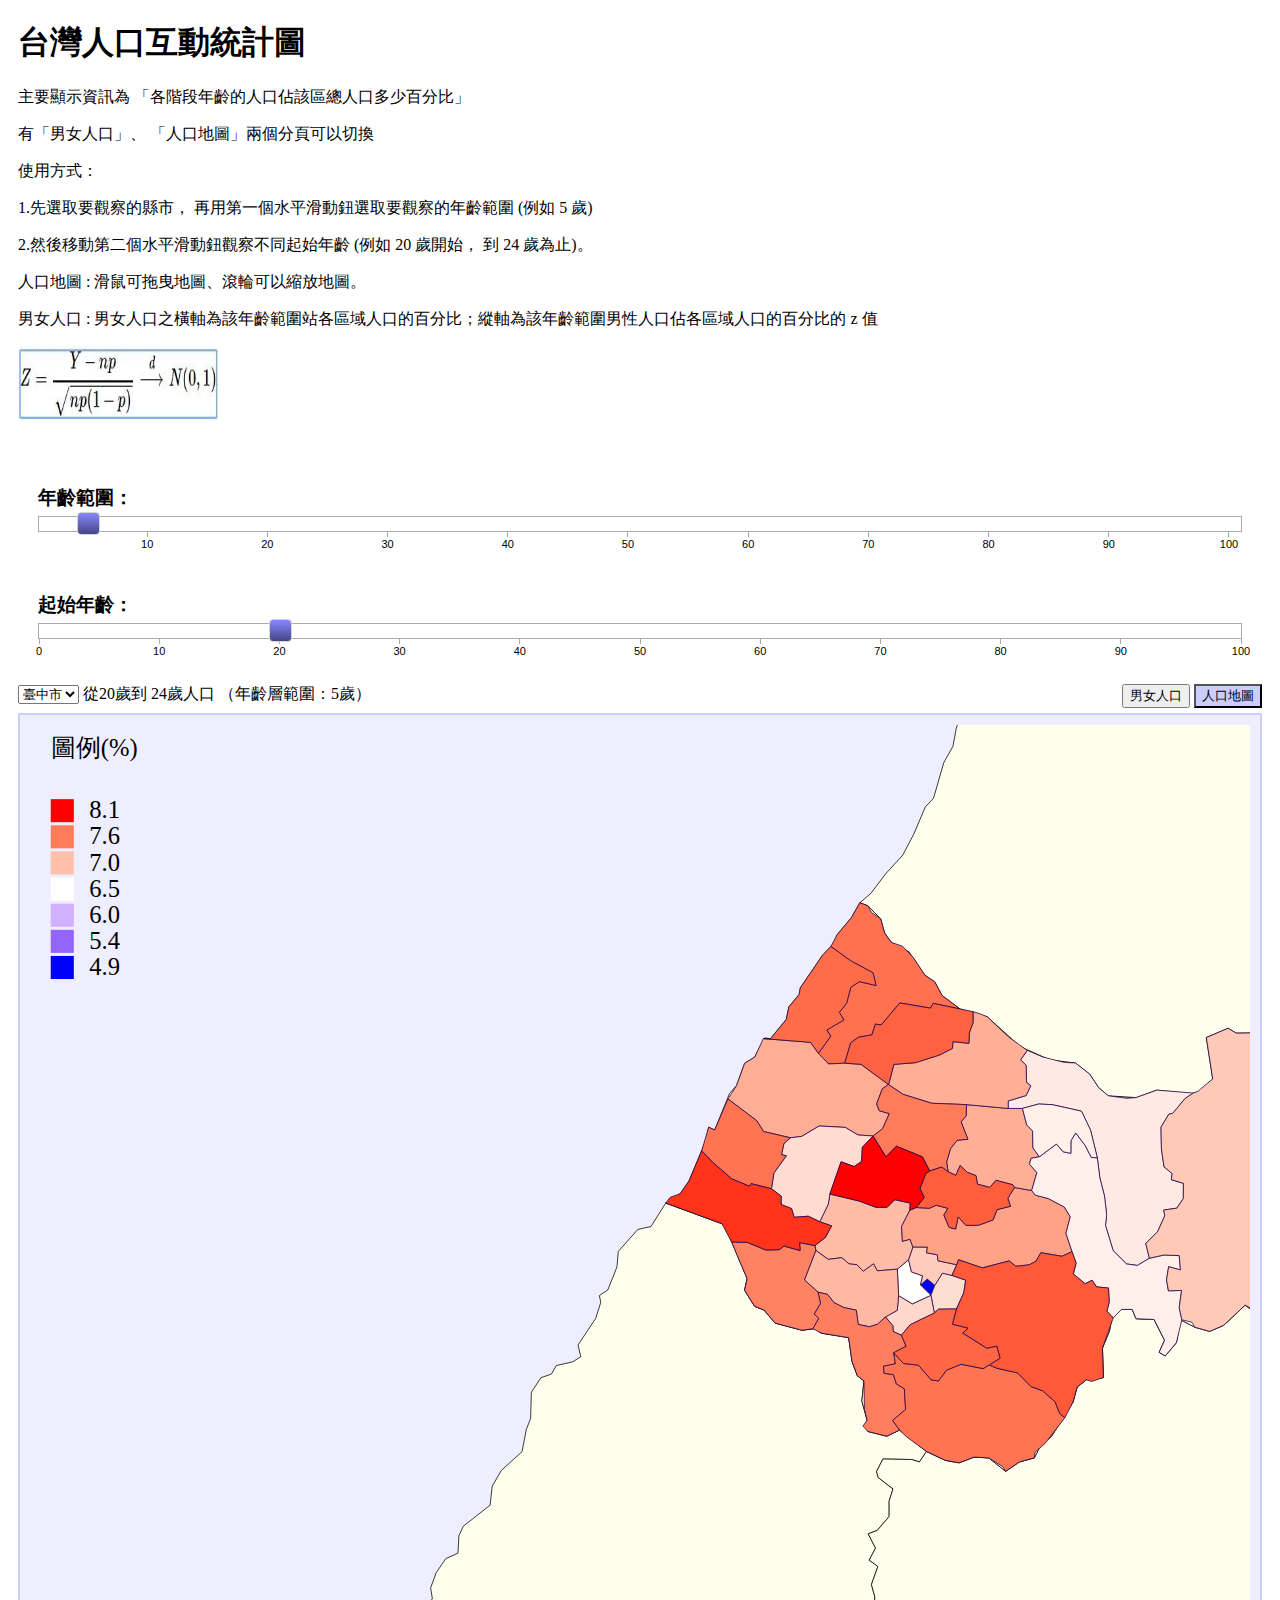
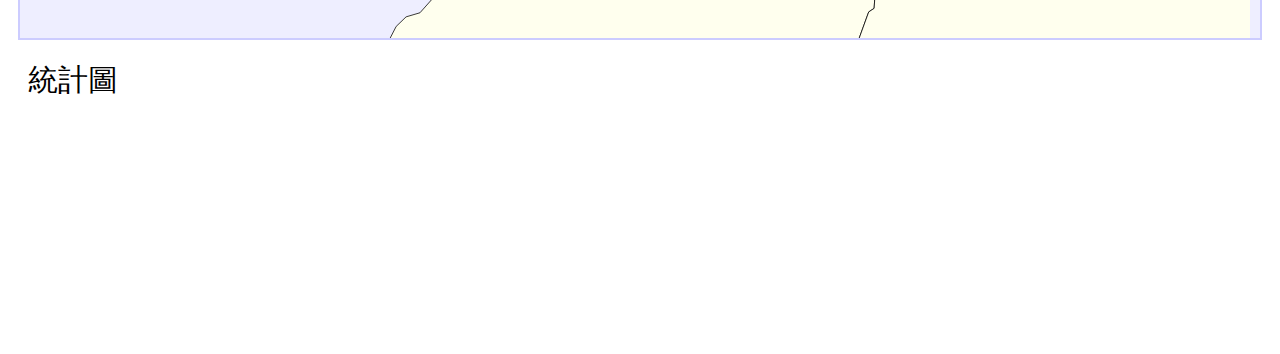
<file: map/main.html>
<!DOCTYPE html PUBLIC "-//W3C//DTD XHML 1.0 Transitional//EN"
           "http://www.w3.org/TR/xhtml1/DTD/xhtml1-transitional.dtd">

<html xmlns="http://www.w3.org/1999/xhtml">
<head>
    <meta http-equiv="content-type" content="text/html; charset=utf-8" />
    <title>台灣人口互動統計圖</title>

    <link type="text/css" rel="stylesheet" href="d3.slider.css" />
    <link type="text/css" rel="stylesheet" href="main.css" />

</head>
<body>
    <div id="content">
        <h1>台灣人口互動統計圖</h1>
        <p>主要顯示資訊為 「各階段年齡的人口佔該區總人口多少百分比」</p>
        <p>有「男女人口」、 「人口地圖」兩個分頁可以切換</p>
        <p>使用方式：</p>
        <p>1.先選取要觀察的縣市， 再用第一個水平滑動鈕選取要觀察的年齡範圍 (例如 5 歲)</p>
        <p>         2.然後移動第二個水平滑動鈕觀察不同起始年齡 (例如 20 歲開始， 到 24 歲為止)。</p>
        <p>人口地圖 : 滑鼠可拖曳地圖、滾輪可以縮放地圖。 </p>
        <p>男女人口 : 男女人口之橫軸為該年齡範圍站各區域人口的百分比；縱軸為該年齡範圍男性人口佔各區域人口的百分比的 z 值<br /></p>
        <img src="../img/math.jpg" width="200" height="75" />


        

        <div class="control">
            <h2>年齡範圍：</h2>
            <div id="slider-age-span"></div>
            <h2>起始年齡：</h2>
            <div id="slider-age-min"></div>
        </div>

        <p class="dummy-filter">不知為什麼，這裡如果留空，div-switcher就會失效??</p>
        
        <div style="margin-bottom: 8px">
            <select name="r" id="region-selection"></select>
            從<span id="text-age-min">20</span>歲到
            <span id="text-age-max">24</span>歲人口
            （年齡層範圍：<span id="text-age-span">5</span>歲）

            <div class="div-switch-wrapper">
                <button class="div-switch" value="#gender-plot-panel">男女人口</button>
                <button class="div-switch active" value="#pop-map-panel">人口地圖</button>
            </div>
            <!-- div dic-switch-wrapper end -->
        </div>


        <!-- div bar-chart-panel end -->

        <div id="gender-plot-panel" class="switchable-div">
            <div id="gp-rsvg-wrapper" class="rsvg-container"></div>
        </div>
        <!-- div gender-plot-panel end -->

        <div id="pop-map-panel" class="switchable-div">
            <div id="pm-rsvg-wrapper" class="rsvg-container"></div>
        </div>
        <!-- div pop-map-panel end -->

        <!-- svg: http://www.w3school.com.cn/svg/svg_inhtml.asp -->
        <svg width="300px" height="300px" xmlns="http://www.w3.org/2000/svg">
            <text x="10" y="50" font-size="30">統計圖</text>
        </svg>

    </div>  
    <!-- content end -->

    <script type="text/javascript" src="d3.js"></script>
    <script type="text/javascript" src="d3.slider.js"></script>
    <script type="text/javascript" src="d3-legend.js"></script>
    <script type="text/javascript" src="queue.js"></script>
    <script type="text/javascript" src="div-switcher-d3.js"></script>
    <script type="text/javascript" src="main.js"></script>

</body>
</html>
</file>
<file: map/d3.slider.css>
.d3-slider {
    position: relative;
    font-family: Verdana,Arial,sans-serif;
    font-size: 1.1em;
    border: 1px solid #aaaaaa;
    z-index: 2;
    margin-bottom: 20px;
}

.d3-slider-horizontal {
    height: .8em;
}  

.d3-slider-range {
  background:#2980b9;
  left:0px;
  right:0px;
  height: 0.8em;
  position: absolute;
}

.d3-slider-range-vertical {
  background:#2980b9;
  left:0px;
  right:0px;
  position: absolute;
  top:0;
}

.d3-slider-vertical {
    width: .8em;
    height: 100px;
}      

.d3-slider-handle {
    position: absolute;
    width: 1.2em;
    height: 1.2em;
    border: 1px solid #d3d3d3;
    border-radius: 4px;
    background: #eee;
    background: linear-gradient(to bottom, #88f 0%, #448 100%);
    z-index: 3;
}

.d3-slider-handle:hover {
    border: 1px solid #999999;
}

.d3-slider-horizontal .d3-slider-handle {
    top: -.3em;
    margin-left: -.6em;
}

.d3-slider-axis {
    position: relative;
    z-index: 1;    
}

.d3-slider-axis-bottom {
    top: .8em;
}

.d3-slider-axis-right {
    left: .8em;
}

.d3-slider-axis path {
    stroke-width: 0;
    fill: none;
}

.d3-slider-axis line {
    fill: none;
    stroke: #aaa;
    shape-rendering: crispEdges;
}

.d3-slider-axis text {
    font-size: 11px;
}

.d3-slider-vertical .d3-slider-handle {
    left: -.25em;
    margin-left: 0;
    margin-bottom: -.6em;      
}
</file>
<file: map/main.css>
h2{
    font-size: 1.2em;
    margin: 60px 0 5px 0;
}

#content{
    margin: 10px;
}

.control{
    margin-left: 20px;
    margin-right: 20px;
    margin-bottom: 30px;
}


div.div-switch-wrapper{
    float: right;
}

div.switchable-div{
    background-color: #eef;
    border: 2px solid #ccf;
}

button.div-switch.active{
    background-color: #ccf;
}

.dummy-filter{
    color: #fff;
    font-size: 40%;
}

/* https://stackoverflow.com/questions/2637696/how-to-place-div-side-by-side */
.bc-entry{
    display: flex;
    margin-top: 2px;
    margin-bottom: 2px;
    margin-right: 20px;
}

.entry-text{
    width: 120px;
}

.entry-bar{
    background-color: #8c8;
}

/* https://stackoverflow.com/questions/16265123/resize-svg-when-window-is-resized-in-d3-js */
.rsvg-container{
    display: inline-block;
    position:relative;
    width: 99.2%;
    padding-bottom: 74.4%;
    vertical-align: top;
    overflow:hidden;
    margin: 0,4%;
}

.rsvg-content{
    display: inline-block;
    position: absolute;
    top: 10px;
    left: 0;
}

svg path.town{
    stroke-width: 0.5px;
    stroke: #204;
  /* http://lea.verou.me/2013/03/easily-center-text-vertically-with-svg/ */
  text-anchor: middle;

}
</file>
